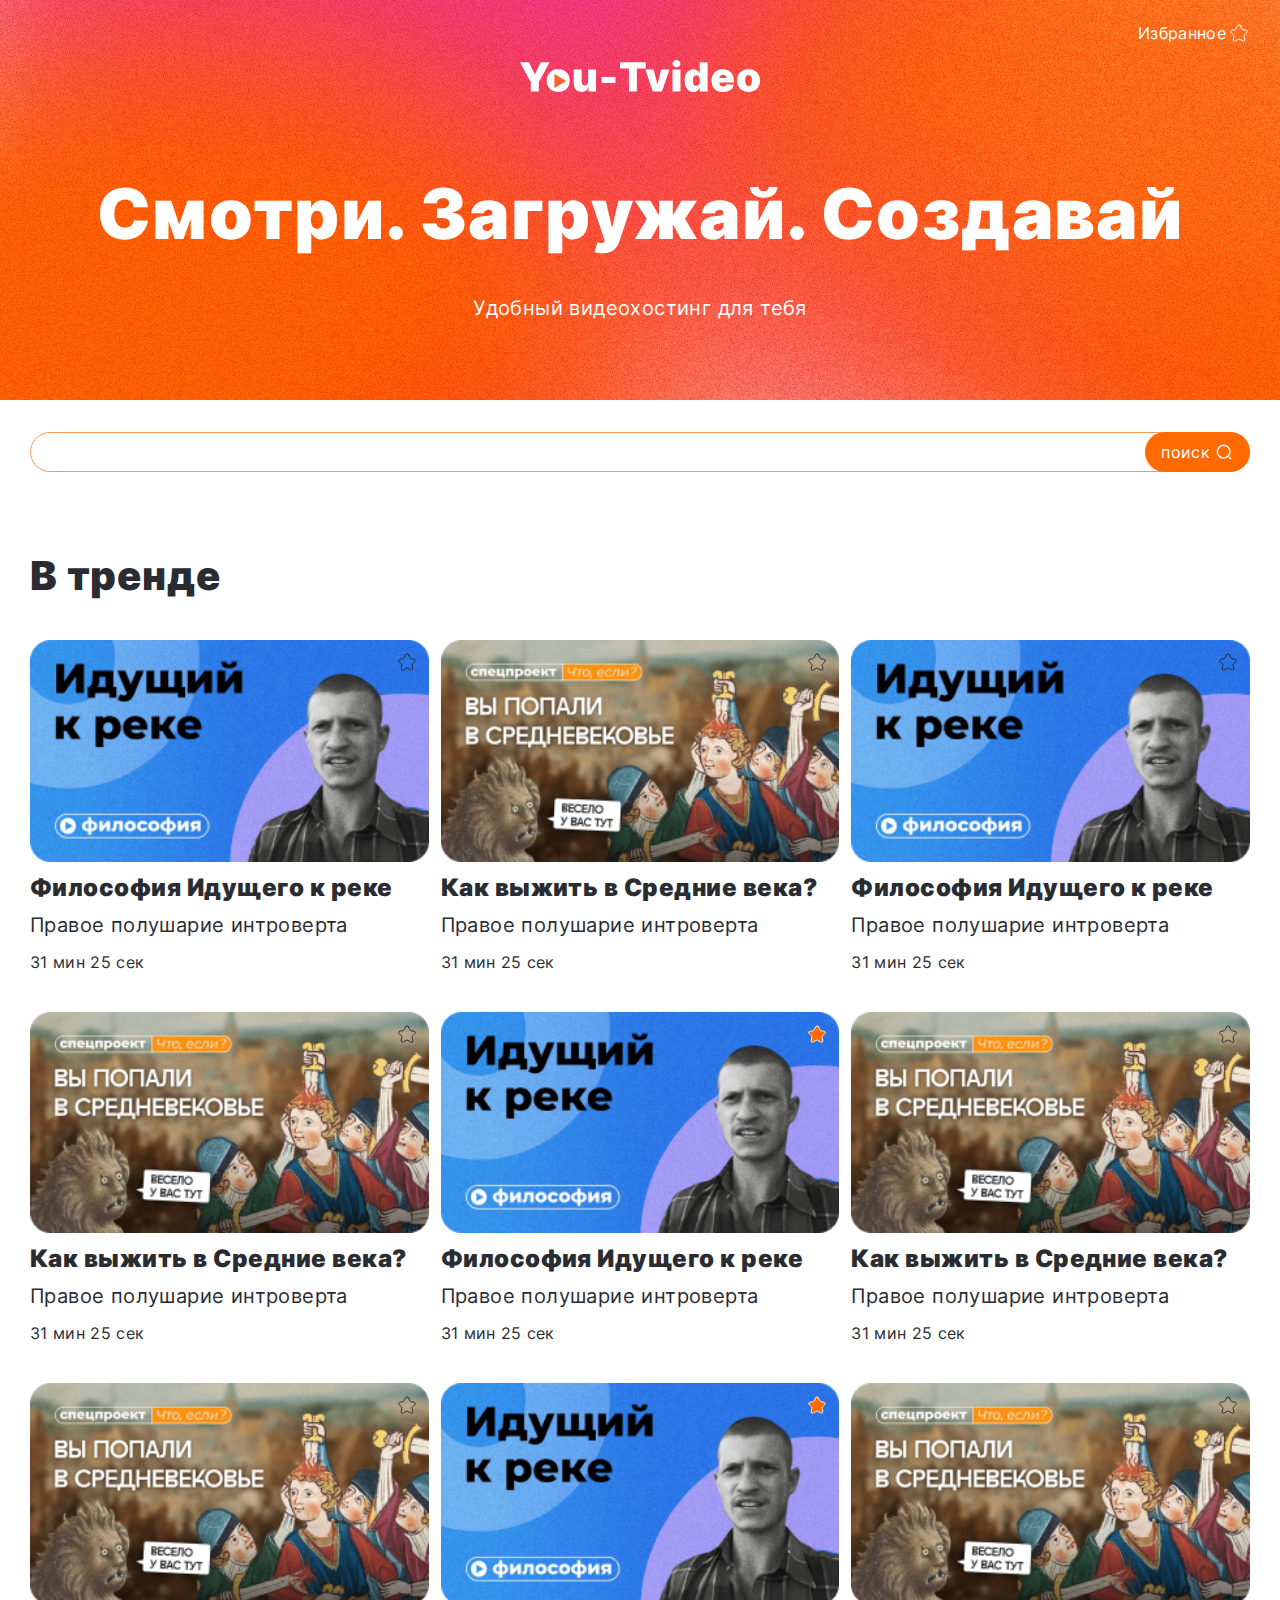
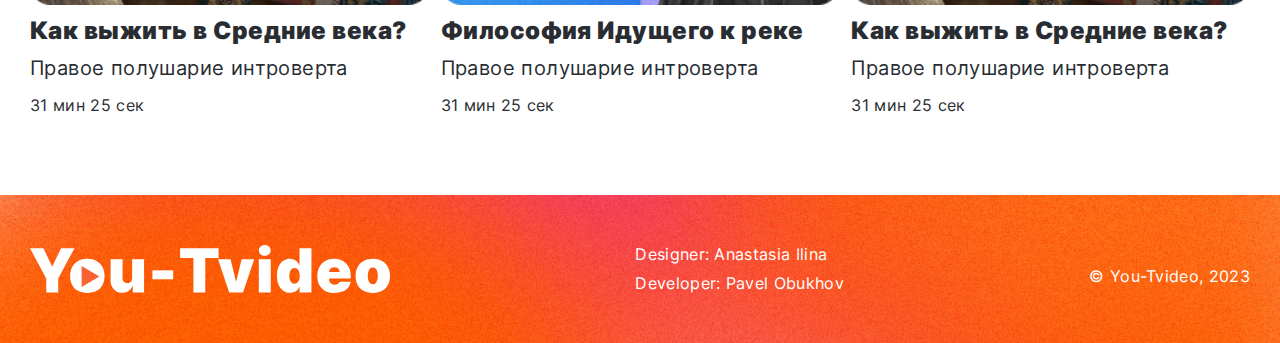
<file: index.html>
<!DOCTYPE html>
<html lang="ru">
<head>
    <meta charset="UTF-8">
    <meta name="viewport" content="width=device-width, initial-scale=1.0">
    <title>You-Tvideo — Лучший видеохостинг Рунета</title>
    <link rel="stylesheet" href="styles/normalize.css">
    <link rel="stylesheet" href="styles/main.css">
</head>
<body>
<main>
    <section class="hero">
        <div class="container">
            <div class="hero__container">
                <a class="hero__link" href="/favorite.html">
                    <span>Избранное</span>
                    <svg class="hero__icon">
                        <use xlink:href="/img/sprite.svg#star-transparent-white">
                        </use>
                    </svg>
                </a>
                <svg class="hero__logo" viewBox="0 0 360 48" role="img"
                     aria-label="логотип сервиса You-Tvideo">
                    <use xlink:href="img/sprite.svg#logoWhite"/>
                </svg>
                <h1 class="hero__title">Смотри. Загружай. Создавай</h1>
                <p class="hero__tagline">Удобный видеохостинг для тебя</p>
            </div>
        </div>
    </section>

    <section class="search">
        <div class="container">
            <form class=" search__form">
                <label class="search__label">
                    <input type="search" class="search__input">
                    <button class="search__btn" type="submit">
                        <span>поиск</span>
                        <svg class="search__icon">
                            <use xlink:href="/img/sprite.svg#search"></use>
                        </svg>
                    </button>
                </label>
            </form>
        </div>
    </section>

    <section class="video-list">
        <div class="container">
            <h2 class="video-list__title">В тренде</h2>
            <ul class="video-list__items">
                <li class="video-list__item">
                    <article class="video-list__card">
                        <a href="#" class="video-list__card-link">
                            <img src="img/maxresdefault1.jpg" alt="Превью видео"
                                 class="video-card__preview">
                            <h3 class="video-card__title">Философия Идущего к реке</h3>
                            <p class="video-card__chanel">Правое полушарие интроверта</p>
                            <p class="video-card__duration">31 мин 25 сек</p>
                        </a>
                        <button class="video-card__favorite" type="button"
                                aria-label="Добавить в избранное, Философия Идущего к реке">
                            <svg class="video-card__icon">
                                <use class="star-o" xlink:href="/img/sprite.svg#star-transparent-black"></use>
                                <use class="star" xlink:href="/img/sprite.svg#star-active"></use>
                            </svg>
                        </button>
                    </article>
                </li>
                <li class="video-list__item">
                    <article class="video-list__card">
                        <a href="#" class="video-list__card-link">
                            <img src="img/maxresdefault2.jpg" alt="Превью видео"
                                 class="video-card__preview">
                            <h3 class="video-card__title">Как выжить в Средние века?</h3>
                            <p class="video-card__chanel">Правое полушарие интроверта</p>
                            <p class="video-card__duration">31 мин 25 сек</p>
                        </a>
                        <button class="video-card__favorite" type="button"
                                aria-label="Добавить в избранное, Как выжить в Средние века?">
                            <svg class="video-card__icon">
                                <use class="star-o" xlink:href="/img/sprite.svg#star-transparent-black"></use>
                                <use class="star" xlink:href="/img/sprite.svg#star-active"></use>
                            </svg>
                        </button>
                    </article>
                </li>
                <li class="video-list__item">
                    <article class="video-list__card">
                        <a href="#" class="video-list__card-link">
                            <img src="img/maxresdefault1.jpg" alt="Превью видео"
                                 class="video-card__preview">
                            <h3 class="video-card__title">Философия Идущего к реке</h3>
                            <p class="video-card__chanel">Правое полушарие интроверта</p>
                            <p class="video-card__duration">31 мин 25 сек</p>
                        </a>
                        <button class="video-card__favorite" type="button"
                                aria-label="Добавить в избранное, Философия Идущего к реке">
                            <svg class="video-card__icon">
                                <use class="star-o" xlink:href="/img/sprite.svg#star-transparent-black"></use>
                                <use class="star" xlink:href="/img/sprite.svg#star-active"></use>
                            </svg>
                        </button>
                    </article>
                </li>
                <li class="video-list__item">
                    <article class="video-list__card">
                        <a href="#" class="video-list__card-link">
                            <img src="img/maxresdefault2.jpg" alt="Превью видео"
                                 class="video-card__preview">
                            <h3 class="video-card__title">Как выжить в Средние века?</h3>
                            <p class="video-card__chanel">Правое полушарие интроверта</p>
                            <p class="video-card__duration">31 мин 25 сек</p>
                        </a>
                        <button class="video-card__favorite" type="button"
                                aria-label="Добавить в избранное, Как выжить в Средние века?">
                            <svg class="video-card__icon">
                                <use class="star-o" xlink:href="/img/sprite.svg#star-transparent-black"></use>
                                <use class="star" xlink:href="/img/sprite.svg#star-active"></use>
                            </svg>
                        </button>
                    </article>
                </li>
                <li class="video-list__item">
                    <article class="video-list__card">
                        <a href="#" class="video-list__card-link">
                            <img src="img/maxresdefault1.jpg" alt="Превью видео"
                                 class="video-card__preview">
                            <h3 class="video-card__title">Философия Идущего к реке</h3>
                            <p class="video-card__chanel">Правое полушарие интроверта</p>
                            <p class="video-card__duration">31 мин 25 сек</p>
                        </a>
                        <button class="video-card__favorite video-card__favorite_active" type="button"
                                aria-label="Добавить в избранное, Философия Идущего к реке">
                            <svg class="video-card__icon">
                                <use class="star-o" xlink:href="/img/sprite.svg#star-transparent-black"></use>
                                <use class="star" xlink:href="/img/sprite.svg#star-active"></use>
                            </svg>
                        </button>
                    </article>
                </li>
                <li class="video-list__item">
                    <article class="video-list__card">
                        <a href="#" class="video-list__card-link">
                            <img src="img/maxresdefault2.jpg" alt="Превью видео"
                                 class="video-card__preview">
                            <h3 class="video-card__title">Как выжить в Средние века?</h3>
                            <p class="video-card__chanel">Правое полушарие интроверта</p>
                            <p class="video-card__duration">31 мин 25 сек</p>
                        </a>
                        <button class="video-card__favorite" type="button"
                                aria-label="Добавить в избранное, Как выжить в Средние века?">
                            <svg class="video-card__icon">
                                <use class="star-o" xlink:href="/img/sprite.svg#star-transparent-black"></use>
                                <use class="star" xlink:href="/img/sprite.svg#star-active"></use>
                            </svg>
                        </button>
                    </article>
                </li>
                <li class="video-list__item">
                    <article class="video-list__card">
                        <a href="#" class="video-list__card-link">
                            <img src="img/maxresdefault2.jpg" alt="Превью видео"
                                 class="video-card__preview">
                            <h3 class="video-card__title">Как выжить в Средние века?</h3>
                            <p class="video-card__chanel">Правое полушарие интроверта</p>
                            <p class="video-card__duration">31 мин 25 сек</p>
                        </a>
                        <button class="video-card__favorite" type="button"
                                aria-label="Добавить в избранное, Как выжить в Средние века?">
                            <svg class="video-card__icon">
                                <use class="star-o" xlink:href="/img/sprite.svg#star-transparent-black"></use>
                                <use class="star" xlink:href="/img/sprite.svg#star-active"></use>
                            </svg>
                        </button>
                    </article>
                </li>
                <li class="video-list__item">
                    <article class="video-list__card">
                        <a href="#" class="video-list__card-link">
                            <img src="img/maxresdefault1.jpg" alt="Превью видео"
                                 class="video-card__preview">
                            <h3 class="video-card__title">Философия Идущего к реке</h3>
                            <p class="video-card__chanel">Правое полушарие интроверта</p>
                            <p class="video-card__duration">31 мин 25 сек</p>
                        </a>
                        <button class="video-card__favorite video-card__favorite_active" type="button"
                                aria-label="Добавить в избранное, Философия Идущего к реке">
                            <svg class="video-card__icon">
                                <use class="star-o" xlink:href="/img/sprite.svg#star-transparent-black"></use>
                                <use class="star" xlink:href="/img/sprite.svg#star-active"></use>
                            </svg>
                        </button>
                    </article>
                </li>
                <li class="video-list__item">
                    <article class="video-list__card">
                        <a href="#" class="video-list__card-link">
                            <img src="img/maxresdefault2.jpg" alt="Превью видео"
                                 class="video-card__preview">
                            <h3 class="video-card__title">Как выжить в Средние века?</h3>
                            <p class="video-card__chanel">Правое полушарие интроверта</p>
                            <p class="video-card__duration">31 мин 25 сек</p>
                        </a>
                        <button class="video-card__favorite" type="button"
                                aria-label="Добавить в избранное, Как выжить в Средние века?">
                            <svg class="video-card__icon">
                                <use class="star-o" xlink:href="/img/sprite.svg#star-transparent-black"></use>
                                <use class="star" xlink:href="/img/sprite.svg#star-active"></use>
                            </svg>
                        </button>
                    </article>
                </li>
            </ul>
        </div>
    </section>
</main>

<footer class="footer">
    <div class="container footer__container">
        <a href="#" class="footer__link">
            <svg class="footer__logo" viewBox="0 0 360 48" role="img"
                 aria-label="логотип сервиса You-Tvideo">
                <use xlink:href="img/sprite.svg#logoWhite"/>
            </svg>
        </a>


        <ul class="footer__developers">
            <li class="footer__developers-item">Designer:
                <a class="footer__developer-link"
                   href="#" target="_blank" rel="noopener">Anastasia Ilina</a>
            </li>
            <li class="footer__developers-item">Developer:
                <a class="footer__developer-link"
                   href="#" target="_blank" rel="noopener">Pavel Obukhov</a>
            </li>
        </ul>

        <p class="footer__copyright">© You-Tvideo, 2023 </p>
    </div>
</footer>
</body>
</html>
</file>
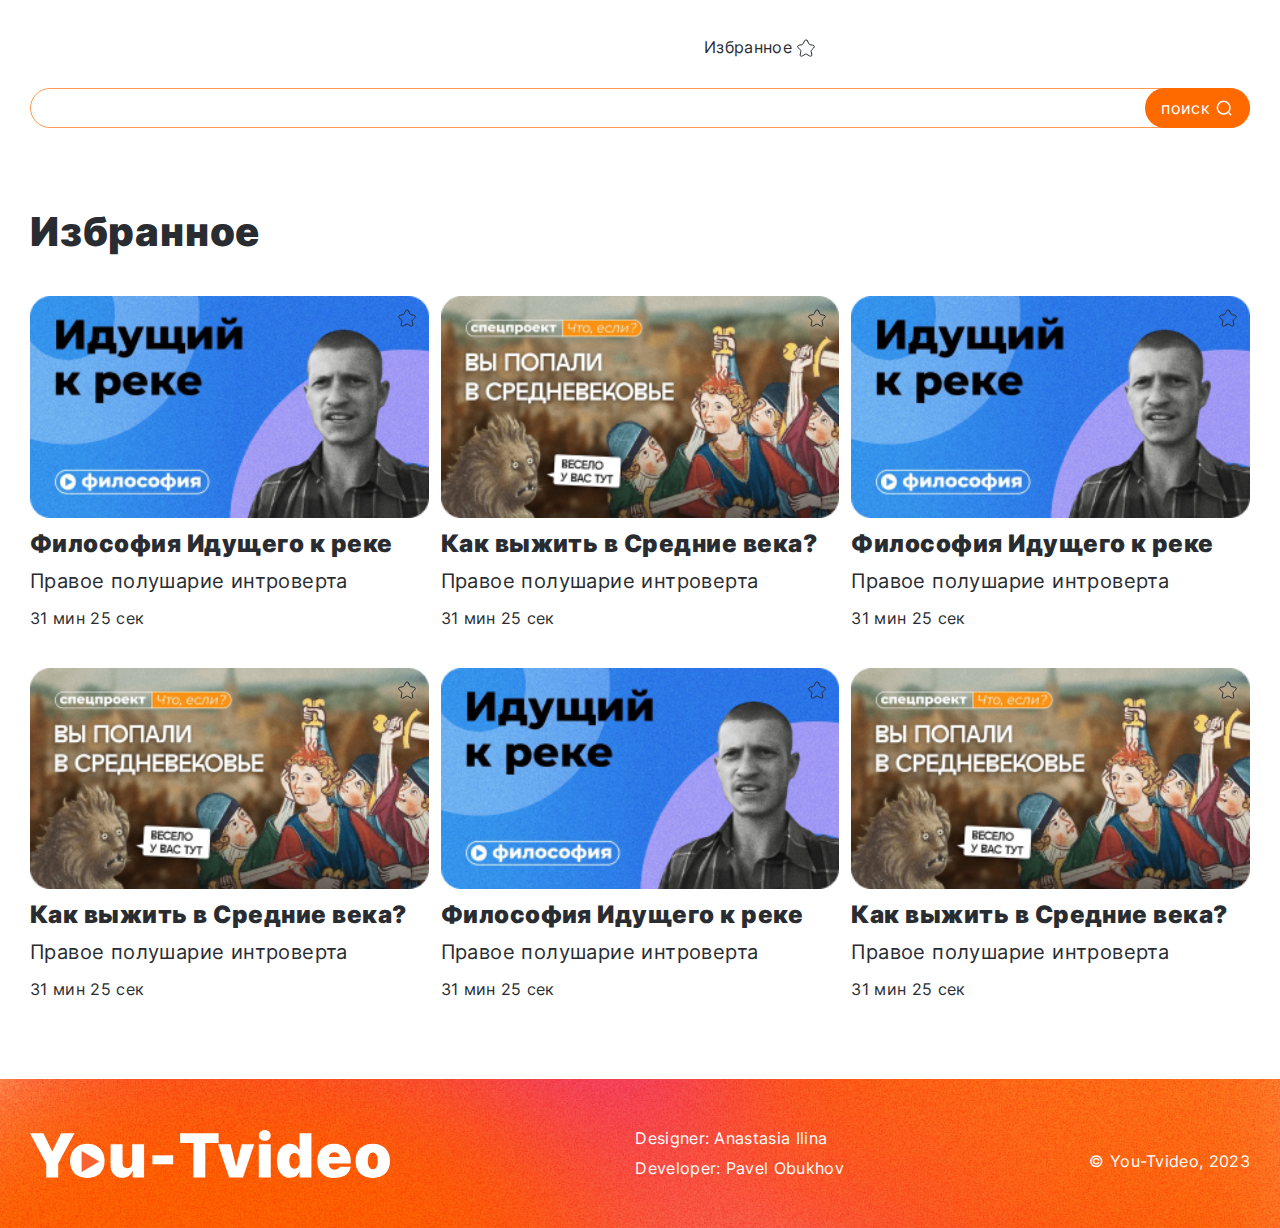
<file: favorite.html>
<!DOCTYPE html>
<html lang="ru">
<head>
    <meta charset="UTF-8">
    <meta name="viewport" content="width=device-width, initial-scale=1.0">
    <title>You-Tvideo — Лучший видеохостинг Рунета</title>
    <link rel="stylesheet" href="styles/normalize.css">
    <link rel="stylesheet" href="styles/main.css">
</head>
<body>
<header class="header">
    <div class="container header__container">
        <a href="/" class="header__link">
            <svg class="header__logo" viewBox="0 0 240 32" role="img" aria-label="Логотип сервиса You-Tvideo">
                <use xlink:href="/img/sprite.svg#logo-orange"></use>
            </svg>
        </a>
        <a href="" class="header__link header__link_favorite" href="/favorite.html">
            <span>Избранное</span>
            <svg class="header__icon">
                <use xlink:href="/img/sprite.svg#star-transparent-black"></use>
            </svg>
        </a>
    </div>
</header>

<main>
    <section class="search">
        <div class="container">
            <form class=" search__form">
                <label class="search__label">
                    <input type="search" class="search__input">
                    <button class="search__btn" type="submit">
                        <span>поиск</span>
                        <svg class="search__icon">
                            <use xlink:href="/img/sprite.svg#search"></use>
                        </svg>
                    </button>
                </label>
            </form>
        </div>
    </section>

    <section class="video-list">
        <div class="container">
            <h2 class="video-list__title">Избранное</h2>

            <ul class="video-list__items">
                <li class="video-list__item">
                    <article class="video-list__card">
                        <a href="#" class="video-list__card-link">
                            <img src="img/maxresdefault1.jpg" alt="Превью видео"
                                 class="video-card__preview">
                            <h3 class="video-card__title">Философия Идущего к реке</h3>
                            <p class="video-card__chanel">Правое полушарие интроверта</p>
                            <p class="video-card__duration">31 мин 25 сек</p>
                        </a>
                        <button class="video-card__favorite" type="button"
                                aria-label="Добавить в избранное, Философия Идущего к реке">
                            <svg class="search__icon">
                                <use class="star-o" xlink:href="/img/sprite.svg#star-transparent-black"></use>
                                <use class="star" xlink:href="/img/sprite.svg#star-active"></use>
                            </svg>
                        </button>
                    </article>
                </li>
                <li class="video-list__item">
                    <article class="video-list__card">
                        <a href="#" class="video-list__card-link">
                            <img src="img/maxresdefault2.jpg" alt="Превью видео"
                                 class="video-card__preview">
                            <h3 class="video-card__title">Как выжить в Средние века?</h3>
                            <p class="video-card__chanel">Правое полушарие интроверта</p>
                            <p class="video-card__duration">31 мин 25 сек</p>
                        </a>
                        <button class="video-card__favorite" type="button"
                                aria-label="Добавить в избранное, Как выжить в Средние века?">
                            <svg class="search__icon">
                                <use class="star-o" xlink:href="/img/sprite.svg#star-transparent-black"></use>
                                <use class="star" xlink:href="/img/sprite.svg#star-active"></use>
                            </svg>
                        </button>
                    </article>
                </li>
                <li class="video-list__item">
                    <article class="video-list__card">
                        <a href="#" class="video-list__card-link">
                            <img src="img/maxresdefault1.jpg" alt="Превью видео"
                                 class="video-card__preview">
                            <h3 class="video-card__title">Философия Идущего к реке</h3>
                            <p class="video-card__chanel">Правое полушарие интроверта</p>
                            <p class="video-card__duration">31 мин 25 сек</p>
                        </a>
                        <button class="video-card__favorite" type="button"
                                aria-label="Добавить в избранное, Философия Идущего к реке">
                            <svg class="search__icon">
                                <use class="star-o" xlink:href="/img/sprite.svg#star-transparent-black"></use>
                                <use class="star" xlink:href="/img/sprite.svg#star-active"></use>
                            </svg>
                        </button>
                    </article>
                </li>
                <li class="video-list__item">
                    <article class="video-list__card">
                        <a href="#" class="video-list__card-link">
                            <img src="img/maxresdefault2.jpg" alt="Превью видео"
                                 class="video-card__preview">
                            <h3 class="video-card__title">Как выжить в Средние века?</h3>
                            <p class="video-card__chanel">Правое полушарие интроверта</p>
                            <p class="video-card__duration">31 мин 25 сек</p>
                        </a>
                        <button class="video-card__favorite" type="button"
                                aria-label="Добавить в избранное, Как выжить в Средние века?">
                            <svg class="search__icon">
                                <use class="star-o" xlink:href="/img/sprite.svg#star-transparent-black"></use>
                                <use class="star" xlink:href="/img/sprite.svg#star-active"></use>
                            </svg>
                        </button>
                    </article>
                </li>
                <li class="video-list__item">
                    <article class="video-list__card">
                        <a href="#" class="video-list__card-link">
                            <img src="img/maxresdefault1.jpg" alt="Превью видео"
                                 class="video-card__preview">
                            <h3 class="video-card__title">Философия Идущего к реке</h3>
                            <p class="video-card__chanel">Правое полушарие интроверта</p>
                            <p class="video-card__duration">31 мин 25 сек</p>
                        </a>
                        <button class="video-card__favorite" type="button"
                                aria-label="Добавить в избранное, Философия Идущего к реке">
                            <svg class="search__icon">
                                <use class="star-o" xlink:href="/img/sprite.svg#star-transparent-black"></use>
                                <use class="star" xlink:href="/img/sprite.svg#star-active"></use>
                            </svg>
                        </button>
                    </article>
                </li>
                <li class="video-list__item">
                    <article class="video-list__card">
                        <a href="#" class="video-list__card-link">
                            <img src="img/maxresdefault2.jpg" alt="Превью видео"
                                 class="video-card__preview">
                            <h3 class="video-card__title">Как выжить в Средние века?</h3>
                            <p class="video-card__chanel">Правое полушарие интроверта</p>
                            <p class="video-card__duration">31 мин 25 сек</p>
                        </a>
                        <button class="video-card__favorite" type="button"
                                aria-label="Добавить в избранное, Как выжить в Средние века?">
                            <svg class="search__icon">
                                <use class="star-o" xlink:href="/img/sprite.svg#star-transparent-black"></use>
                                <use class="star" xlink:href="/img/sprite.svg#star-active"></use>
                            </svg>
                        </button>
                    </article>
                </li>
            </ul>

        </div>
    </section>
</main>

<footer class="footer">
    <div class="container footer__container">
        <a href="#" class="footer__link">
            <svg class="footer__logo" viewBox="0 0 360 48" role="img"
                 aria-label="логотип сервиса You-Tvideo">
                <use xlink:href="img/sprite.svg#logoWhite"/>
            </svg>
        </a>


        <ul class="footer__developers">
            <li class="footer__developers-item">Designer:
                <a class="footer__developer-link"
                   href="#" target="_blank" rel="noopener">Anastasia Ilina</a>
            </li>
            <li class="footer__developers-item">Developer:
                <a class="footer__developer-link"
                   href="#" target="_blank" rel="noopener">Pavel Obukhov</a>
            </li>
        </ul>
        
        <p class="footer__copyright">© You-Tvideo, 2023 </p>
    </div>
</footer>
</body>
</html>
</file>
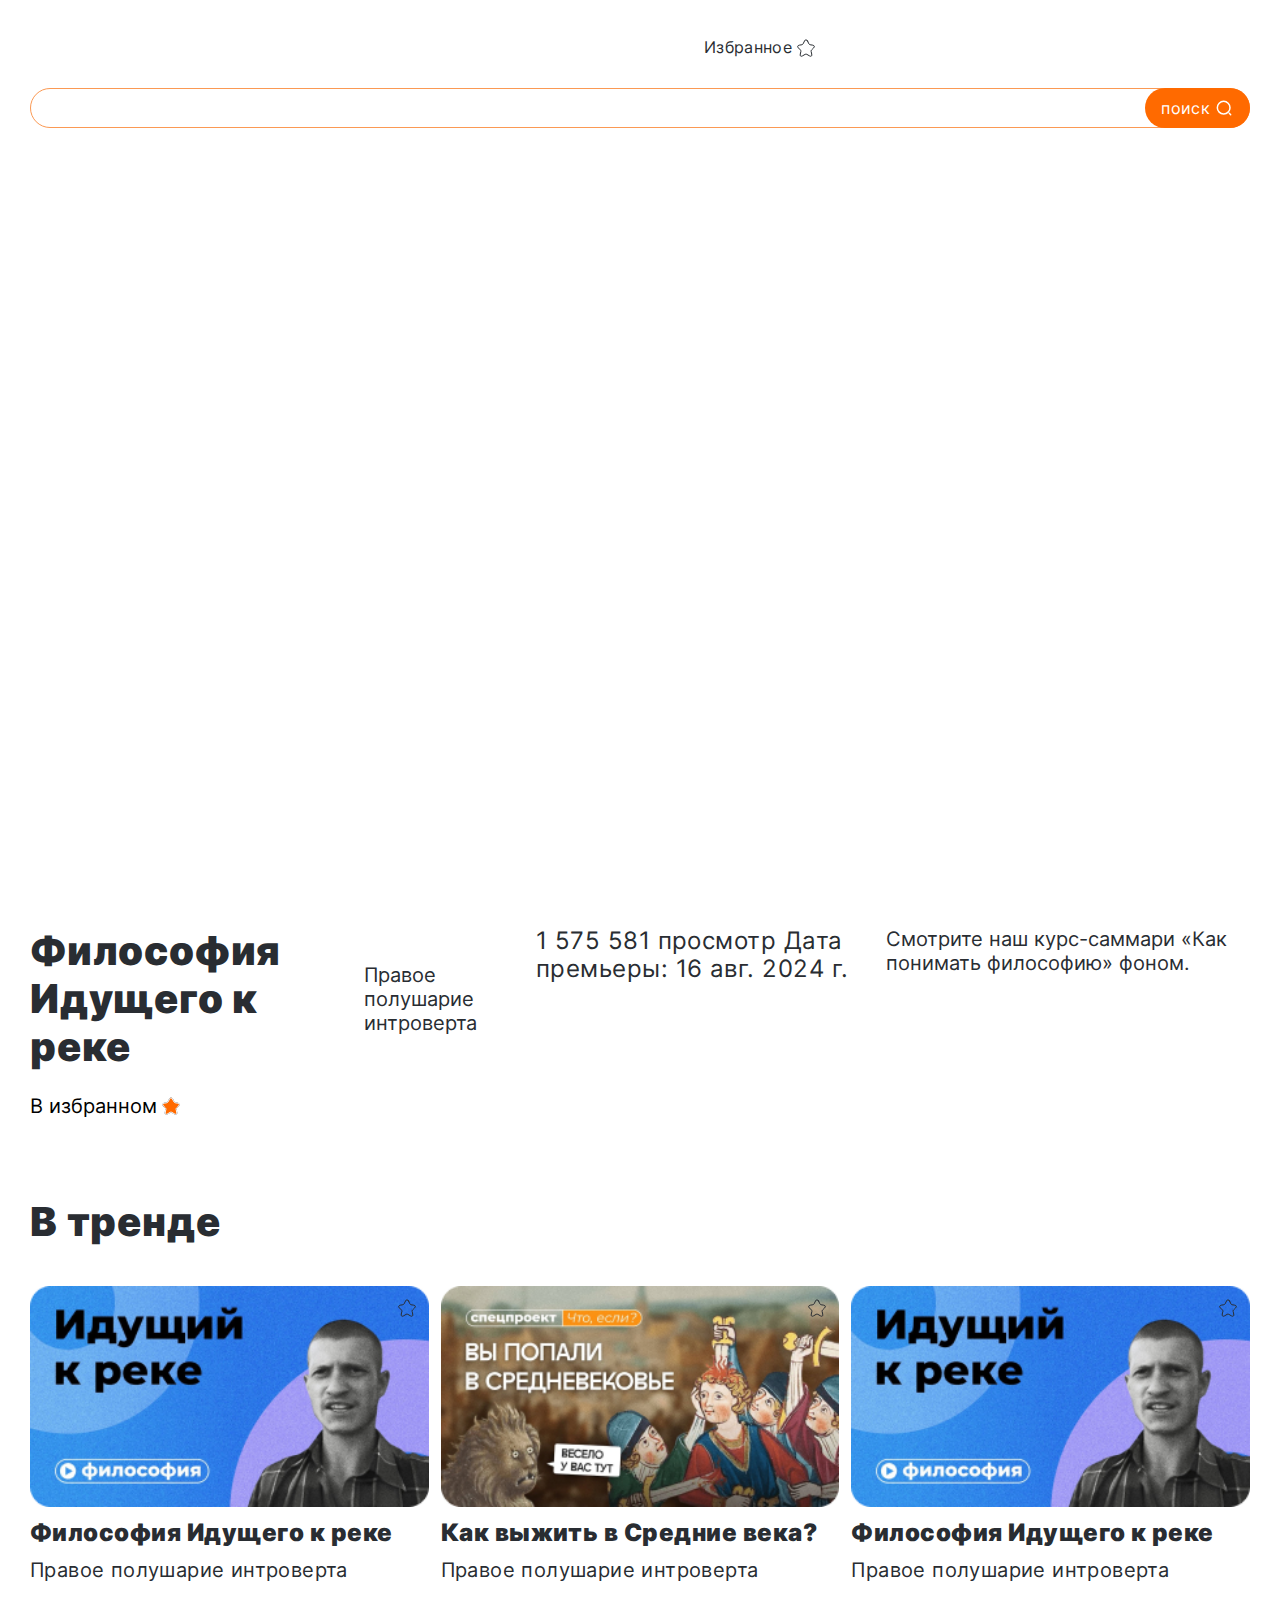
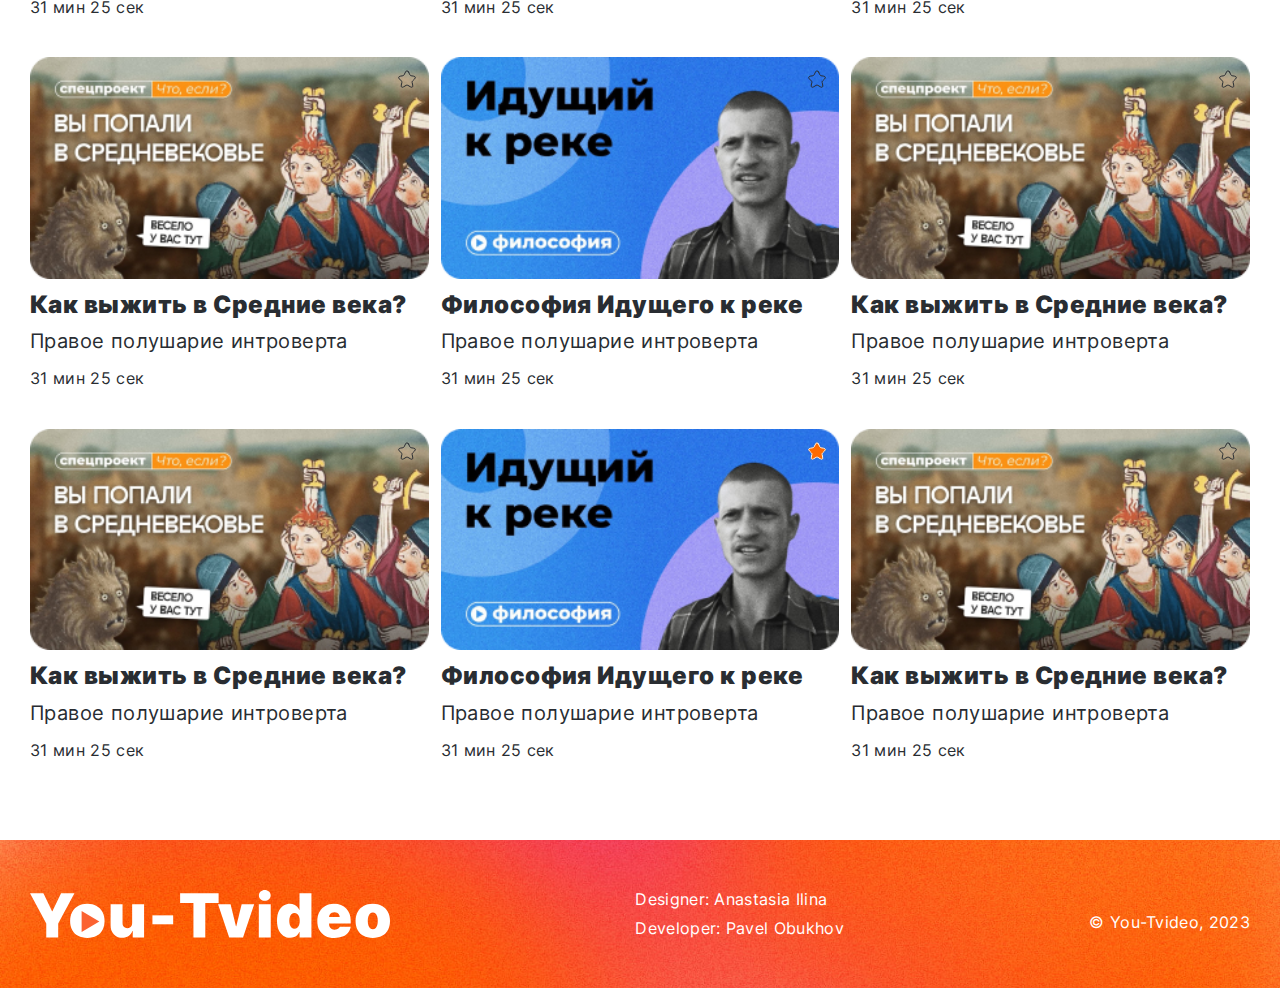
<file: video.html>
<!DOCTYPE html>
<html lang="ru">
<head>
    <meta charset="UTF-8">
    <meta name="viewport" content="width=device-width, initial-scale=1.0">
    <title>You-Tvideo — Лучший видеохостинг Рунета</title>
    <link rel="stylesheet" href="styles/normalize.css">
    <link rel="stylesheet" href="styles/main.css">
</head>
<body>
<header class="header">
    <div class="container header__container">
        <a href="/" class="header__link">
            <svg class="header__logo" viewBox="0 0 240 32" role="img" aria-label="Логотип сервиса You-Tvideo">
                <use xlink:href="/img/sprite.svg#logo-orange"></use>
            </svg>
        </a>
        <a href="" class="header__link header__link_favorite" href="/favorite.html">
            <span>Избранное</span>
            <svg class="header__icon">
                <use xlink:href="/img/sprite.svg#star-transparent-black"></use>
            </svg>
        </a>
    </div>
</header>

<main>
    <section class="search">
        <div class="container">
            <form class=" search__form">
                <label class="search__label">
                    <input type="search" class="search__input">
                    <button class="search__btn" type="submit">
                        <span>поиск</span>
                        <svg class="search__icon">
                            <use xlink:href="/img/sprite.svg#search"></use>
                        </svg>
                    </button>
                </label>
            </form>
        </div>
    </section>

    <section class="video">
        <div class="container">
            <div class="video__player">
                <iframe class="video__iframe"
                        src="https://www.youtube.com/embed/dQw4w9WgXcQ?si=kT8EAuNqJclKjn_n"
                        frameborder="0"
                        allowfullscreen
                        allow="accelerometer; autoplay; clipboard-write;
                        encrypted-media; gyroscope; picture-in-picture; web-share">
                </iframe>
            </div>
            <div class="video__content">
                <div class="video-container">
                    <h2 class="video__title">Философия Идущего к реке</h2>
                    <p class="video__channel">Правое полушарие интроверта</p>
                    <p class="video__info">
                        <span class="video__views">1 575 581 просмотр</span>
                        <span class="video__date">Дата премьеры: 16 авг. 2024 г.</span>
                    </p>
                    <p class="video__description">Смотрите наш курс-саммари «Как понимать философию» фоном.</p>
                </div>
                <button class="video__link video__link_active">
                    <span class="video__no-favorite">Избранное</span>
                    <span class="video__favorite">В избранном</span>
                    <svg class="video__icon">
                        <use
                                class="star-o"
                                xlink:href="/img/sprite.svg#star-transparent-black"
                        ></use>
                        <use use class="star"
                             xlink:href="/img/sprite.svg#star-active">
                        </use>
                    </svg>
                </button>
            </div>
        </div>
    </section>

    <section class="video-list">
        <div class="container">
            <h2 class="video-list__title">В тренде</h2>
            <ul class="video-list__items">
                <li class="video-list__item">
                    <article class="video-list__card">
                        <a href="#" class="video-list__card-link">
                            <img src="img/maxresdefault1.jpg" alt="Превью видео"
                                 class="video-card__preview">
                            <h3 class="video-card__title">Философия Идущего к реке</h3>
                            <p class="video-card__chanel">Правое полушарие интроверта</p>
                            <p class="video-card__duration">31 мин 25 сек</p>
                        </a>
                        <button class="video-card__favorite" type="button"
                                aria-label="Добавить в избранное, Философия Идущего к реке">
                            <svg class="video-card__icon">
                                <use class="star-o" xlink:href="/img/sprite.svg#star-transparent-black"></use>
                                <use class="star" xlink:href="/img/sprite.svg#star-active"></use>
                            </svg>
                        </button>
                    </article>
                </li>
                <li class="video-list__item">
                    <article class="video-list__card">
                        <a href="#" class="video-list__card-link">
                            <img src="img/maxresdefault2.jpg" alt="Превью видео"
                                 class="video-card__preview">
                            <h3 class="video-card__title">Как выжить в Средние века?</h3>
                            <p class="video-card__chanel">Правое полушарие интроверта</p>
                            <p class="video-card__duration">31 мин 25 сек</p>
                        </a>
                        <button class="video-card__favorite" type="button"
                                aria-label="Добавить в избранное, Как выжить в Средние века?">
                            <svg class="video-card__icon">
                                <use class="star-o" xlink:href="/img/sprite.svg#star-transparent-black"></use>
                                <use class="star" xlink:href="/img/sprite.svg#star-active"></use>
                            </svg>
                        </button>
                    </article>
                </li>
                <li class="video-list__item">
                    <article class="video-list__card">
                        <a href="#" class="video-list__card-link">
                            <img src="img/maxresdefault1.jpg" alt="Превью видео"
                                 class="video-card__preview">
                            <h3 class="video-card__title">Философия Идущего к реке</h3>
                            <p class="video-card__chanel">Правое полушарие интроверта</p>
                            <p class="video-card__duration">31 мин 25 сек</p>
                        </a>
                        <button class="video-card__favorite" type="button"
                                aria-label="Добавить в избранное, Философия Идущего к реке">
                            <svg class="video-card__icon">
                                <use class="star-o" xlink:href="/img/sprite.svg#star-transparent-black"></use>
                                <use class="star" xlink:href="/img/sprite.svg#star-active"></use>
                            </svg>
                        </button>
                    </article>
                </li>
                <li class="video-list__item">
                    <article class="video-list__card">
                        <a href="#" class="video-list__card-link">
                            <img src="img/maxresdefault2.jpg" alt="Превью видео"
                                 class="video-card__preview">
                            <h3 class="video-card__title">Как выжить в Средние века?</h3>
                            <p class="video-card__chanel">Правое полушарие интроверта</p>
                            <p class="video-card__duration">31 мин 25 сек</p>
                        </a>
                        <button class="video-card__favorite" type="button"
                                aria-label="Добавить в избранное, Как выжить в Средние века?">
                            <svg class="video-card__icon">
                                <use class="star-o" xlink:href="/img/sprite.svg#star-transparent-black"></use>
                                <use class="star" xlink:href="/img/sprite.svg#star-active"></use>
                            </svg>
                        </button>
                    </article>
                </li>
                <li class="video-list__item">
                    <article class="video-list__card">
                        <a href="#" class="video-list__card-link">
                            <img src="img/maxresdefault1.jpg" alt="Превью видео"
                                 class="video-card__preview">
                            <h3 class="video-card__title">Философия Идущего к реке</h3>
                            <p class="video-card__chanel">Правое полушарие интроверта</p>
                            <p class="video-card__duration">31 мин 25 сек</p>
                        </a>
                        <button class="video-card__favorite" type="button"
                                aria-label="Добавить в избранное, Философия Идущего к реке">
                            <svg class="video-card__icon">
                                <use class="star-o" xlink:href="/img/sprite.svg#star-transparent-black"></use>
                                <use class="star" xlink:href="/img/sprite.svg#star-active"></use>
                            </svg>
                        </button>
                    </article>
                </li>
                <li class="video-list__item">
                    <article class="video-list__card">
                        <a href="#" class="video-list__card-link">
                            <img src="img/maxresdefault2.jpg" alt="Превью видео"
                                 class="video-card__preview">
                            <h3 class="video-card__title">Как выжить в Средние века?</h3>
                            <p class="video-card__chanel">Правое полушарие интроверта</p>
                            <p class="video-card__duration">31 мин 25 сек</p>
                        </a>
                        <button class="video-card__favorite" type="button"
                                aria-label="Добавить в избранное, Как выжить в Средние века?">
                            <svg class="video-card__icon">
                                <use class="star-o" xlink:href="/img/sprite.svg#star-transparent-black"></use>
                                <use class="star" xlink:href="/img/sprite.svg#star-active"></use>
                            </svg>
                        </button>
                    </article>
                </li>
                <li class="video-list__item">
                    <article class="video-list__card">
                        <a href="#" class="video-list__card-link">
                            <img src="img/maxresdefault2.jpg" alt="Превью видео"
                                 class="video-card__preview">
                            <h3 class="video-card__title">Как выжить в Средние века?</h3>
                            <p class="video-card__chanel">Правое полушарие интроверта</p>
                            <p class="video-card__duration">31 мин 25 сек</p>
                        </a>
                        <button class="video-card__favorite" type="button"
                                aria-label="Добавить в избранное, Как выжить в Средние века?">
                            <svg class="video-card__icon">
                                <use class="star-o" xlink:href="/img/sprite.svg#star-transparent-black"></use>
                                <use class="star" xlink:href="/img/sprite.svg#star-active"></use>
                            </svg>
                        </button>
                    </article>
                </li>
                <li class="video-list__item">
                    <article class="video-list__card">
                        <a href="#" class="video-list__card-link">
                            <img src="img/maxresdefault1.jpg" alt="Превью видео"
                                 class="video-card__preview">
                            <h3 class="video-card__title">Философия Идущего к реке</h3>
                            <p class="video-card__chanel">Правое полушарие интроверта</p>
                            <p class="video-card__duration">31 мин 25 сек</p>
                        </a>
                        <button class="video-card__favorite video-card__favorite_active" type="button"
                                aria-label="Добавить в избранное, Философия Идущего к реке">
                            <svg class="video-card__icon">
                                <use class="star-o" xlink:href="/img/sprite.svg#star-transparent-black"></use>
                                <use class="star" xlink:href="/img/sprite.svg#star-active"></use>
                            </svg>
                        </button>
                    </article>
                </li>
                <li class="video-list__item">
                    <article class="video-list__card">
                        <a href="#" class="video-list__card-link">
                            <img src="img/maxresdefault2.jpg" alt="Превью видео"
                                 class="video-card__preview">
                            <h3 class="video-card__title">Как выжить в Средние века?</h3>
                            <p class="video-card__chanel">Правое полушарие интроверта</p>
                            <p class="video-card__duration">31 мин 25 сек</p>
                        </a>
                        <button class="video-card__favorite" type="button"
                                aria-label="Добавить в избранное, Как выжить в Средние века?">
                            <svg class="video-card__icon">
                                <use class="star-o" xlink:href="/img/sprite.svg#star-transparent-black"></use>
                                <use class="star" xlink:href="/img/sprite.svg#star-active"></use>
                            </svg>
                        </button>
                    </article>
                </li>
            </ul>
        </div>
    </section>
</main>

<footer class="footer">
    <div class="container footer__container">
        <a href="#" class="footer__link">
            <svg class="footer__logo" viewBox="0 0 360 48" role="img"
                 aria-label="логотип сервиса You-Tvideo">
                <use xlink:href="img/sprite.svg#logoWhite"/>
            </svg>
        </a>


        <ul class="footer__developers">
            <li class="footer__developers-item">Designer:
                <a class="footer__developer-link"
                   href="#" target="_blank" rel="noopener">Anastasia Ilina</a>
            </li>
            <li class="footer__developers-item">Developer:
                <a class="footer__developer-link"
                   href="#" target="_blank" rel="noopener">Pavel Obukhov</a>
            </li>
        </ul>

        <p class="footer__copyright">© You-Tvideo, 2023 </p>
    </div>
</footer>
</body>
</html>
</file>
<file: styles/main.css>
:root {
    --color-first: #FF6A00;
    --color-second: #FB9953;
    --ltr-spacing: 0.02em;
}

@font-face {
    font-family: Inter;
    font-weight: 400;
    src: url("../fonts/inter-v13-cyrillic_latin-regular.woff2");
}

@font-face {
    font-family: Inter;
    font-weight: 900;
    src: url("../fonts/inter-v13-cyrillic_latin-900.woff2");
}

html {
    position: relative;
    box-sizing: border-box;
}

*,
*::before,
*::after {
    box-sizing: inherit;
}

body {
    position: relative;
    overflow-x: hidden;
    min-width: 320px;
    min-height: 100vh;
    font-family: Inter, sans-serif;
    -webkit-font-smoothing: antialiased;
    -moz-osx-font-smoothing: grayscale;
    text-rendering: optimizeLegibility;
    -webkit-tap-highlight-color: rgba(0, 0, 0, 0);
    -webkit-tap-highlight-color: transparent;
    font-size: 20px;
    line-height: 1.2;
    color: #292D32;
}


img,
svg {
    display: block;
    max-width: 100%;
    height: auto;
}

svg {
    max-height: 100%;
}


button {
    padding: 0;
    cursor: pointer;
    border: none;
    background-color: transparent;
}

a {
    text-decoration: none;
    color: inherit;
}

ul {
    list-style: none;
    padding: 0;
    margin: 0;
}

h1,
h2,
h3,
p,
figure,
fieldset {
    margin: 0;
}

iframe {
    border: none;
}

/*
Доступно скрываю элементы
*/

.visually-hidden {
    position: fixed;
    transform: scale(0);
}


/*
Пример контейнера

Если контейнер 1180px по макету,
то для max-width прибавляем паддинги 30px*2,
в итоге 1240px
Чтобы контент не прижимался к краям экрана
*/

.container {
    max-width: 1320px;
    padding: 0 30px;
    margin: 0 auto;
}

.header {
    padding: 32px 0 24px 0;
}


.header__container {
    display: flex;
    align-items: center;
    justify-content: center;
}

.header__logo {
    width: 240px;
}

.header__link_favorite {
    display: flex;
    align-items: center;
    gap: 4px;
    font-size: 16px;
    letter-spacing: var(--ltr-spacing);
}

.header__icon {
    width: 20px;
    height: 20px;
}


.hero {
    padding: 60px 0 80px 0;
    background: var(--color-first) url("../img/bg.jpg") center/cover;
    color: white;
    margin-bottom: 32px;
}

.hero__container {
    position: relative;
    display: flex;
    flex-direction: column;
    align-items: center;
}

.hero__link {
    display: flex;
    align-items: center;
    position: absolute;
    gap: 4px;
    top: -36px;
    right: 0;
    font-size: 16px;
    letter-spacing: var(--ltr-spacing);
}

.hero__icon {
    width: 20px;
    height: 20px;
}

.hero__logo {
    width: 240px;
    margin-bottom: 80px;
}

.hero__title {
    font-size: 70px;
    font-weight: 900;
    letter-spacing: var(--ltr-spacing);
    margin-bottom: 40px;
}

.hero__tagline {
    letter-spacing: var(--ltr-spacing);
}

.search__form {
    width: 100%;
    position: relative;
}


.search__input {
    width: 100%;
    border-radius: 40px;
    border: 1px solid var(--color-second);
    padding: 10px 124px 10px 24px;
    outline: none;
    font-size: 16px;
    letter-spacing: var(--ltr-spacing);
}

.search__btn {
    display: flex;
    align-items: center;
    position: absolute;
    gap: 4px;
    top: 0;
    right: 0;
    bottom: 0;
    padding: 8px 16px;
    border-radius: 40px;
    background: var(--color-first);
    font-size: 16px;
    letter-spacing: var(--ltr-spacing);
    color: white;
}

.search__icon {
    width: 20px;
    height: 20px;
}

.video-list {
    padding: 80px 0;
}

.video-list__title {
    font-size: 40px;
    font-weight: 900;
    letter-spacing: var(--ltr-spacing);
    margin-bottom: 40px;
}

.video-list__items {
    display: grid;
    grid-template-columns: repeat(3, 1fr);
    gap: 40px 12px;
}

.video-list__card {
    position: relative;
    width: 100%;
}

.video-card__preview {
    border-radius: 16px;
    margin-bottom: 12px;
    width: 100%;
}

.video-card__title {
    font-size: 24px;
    font-weight: 900;
    letter-spacing: var(--ltr-spacing);
    margin-bottom: 10px;
}

.video-card__chanel {
    margin-bottom: 16px;
    letter-spacing: var(--ltr-spacing);
}

.video-card__duration {
    font-size: 16px;
    letter-spacing: var(--ltr-spacing);
}

.video-card__icon {
    width: 20px;
    height: 20px;
}

.video-card__favorite {
    position: absolute;
    top: 12px;
    right: 12px;
}

.video-card__favorite .star {
    display: none;
}

.video-card__favorite_active .star {
    display: block;
}

.video-card__icon {
    width: 20px;
    height: 20px;
}



.video {
    padding-top: 80px;
}

.video__player {
    position: relative;
    padding-bottom: 56.25%;
    height: 0;
    overflow: hidden;
    margin-bottom: 32px;
}

.video__iframe {
    border-radius: 16px;
    position: absolute;
    top: 0;
    left: 0;
    width: 100%;
    height: 100%;
}

.video__content {
    position: relative;
}

.video-container {
    display: flex;
    justify-content: space-between;
    margin-bottom: 24px;
}

.video__info {
    font-size: 24px;
    letter-spacing: var(--ltr-spacing);
}

.video__title {
    font-size: 40px;
    font-weight: 900;
    letter-spacing: var(--ltr-spacing);
}

.video__channel {
    display: flex;
    align-items: center;
    gap: 4px;
}

.video__link {
    width: max-content;
    white-space: nowrap;
    display: flex;
    gap: 4px;
    align-items: center;
}

.video__link .video__no-favorite {
    display: block;
}

.video__link .video__favorite {
    display: none;
}

.video__link_active .video__no-favorite {
    display: none;
}

.video__link_active .video__favorite {
    display: block;
}

.video__icon {
    width: 20px;
    height: 20px;
}


.footer {
    padding: 50px 0;
    background: #FF6A00 url('../img/bg.jpg') center/cover;
    color: #fff;
    font-size: 16px;
    letter-spacing: 0.02em;
}
.footer__container {
    display: flex;
    justify-content: space-between;
    align-items: center;
}

.footer__logo {
    width: 360px;
    height: 48px;
}

.footer__developers > * + * {
    margin-top: 10px;
}

.footer__developer-link:hover,
.footer__developer-link:focus-visible {
    color: #883900;
}

.footer__copyright {
    margin-top: 16px;
}
</file>
